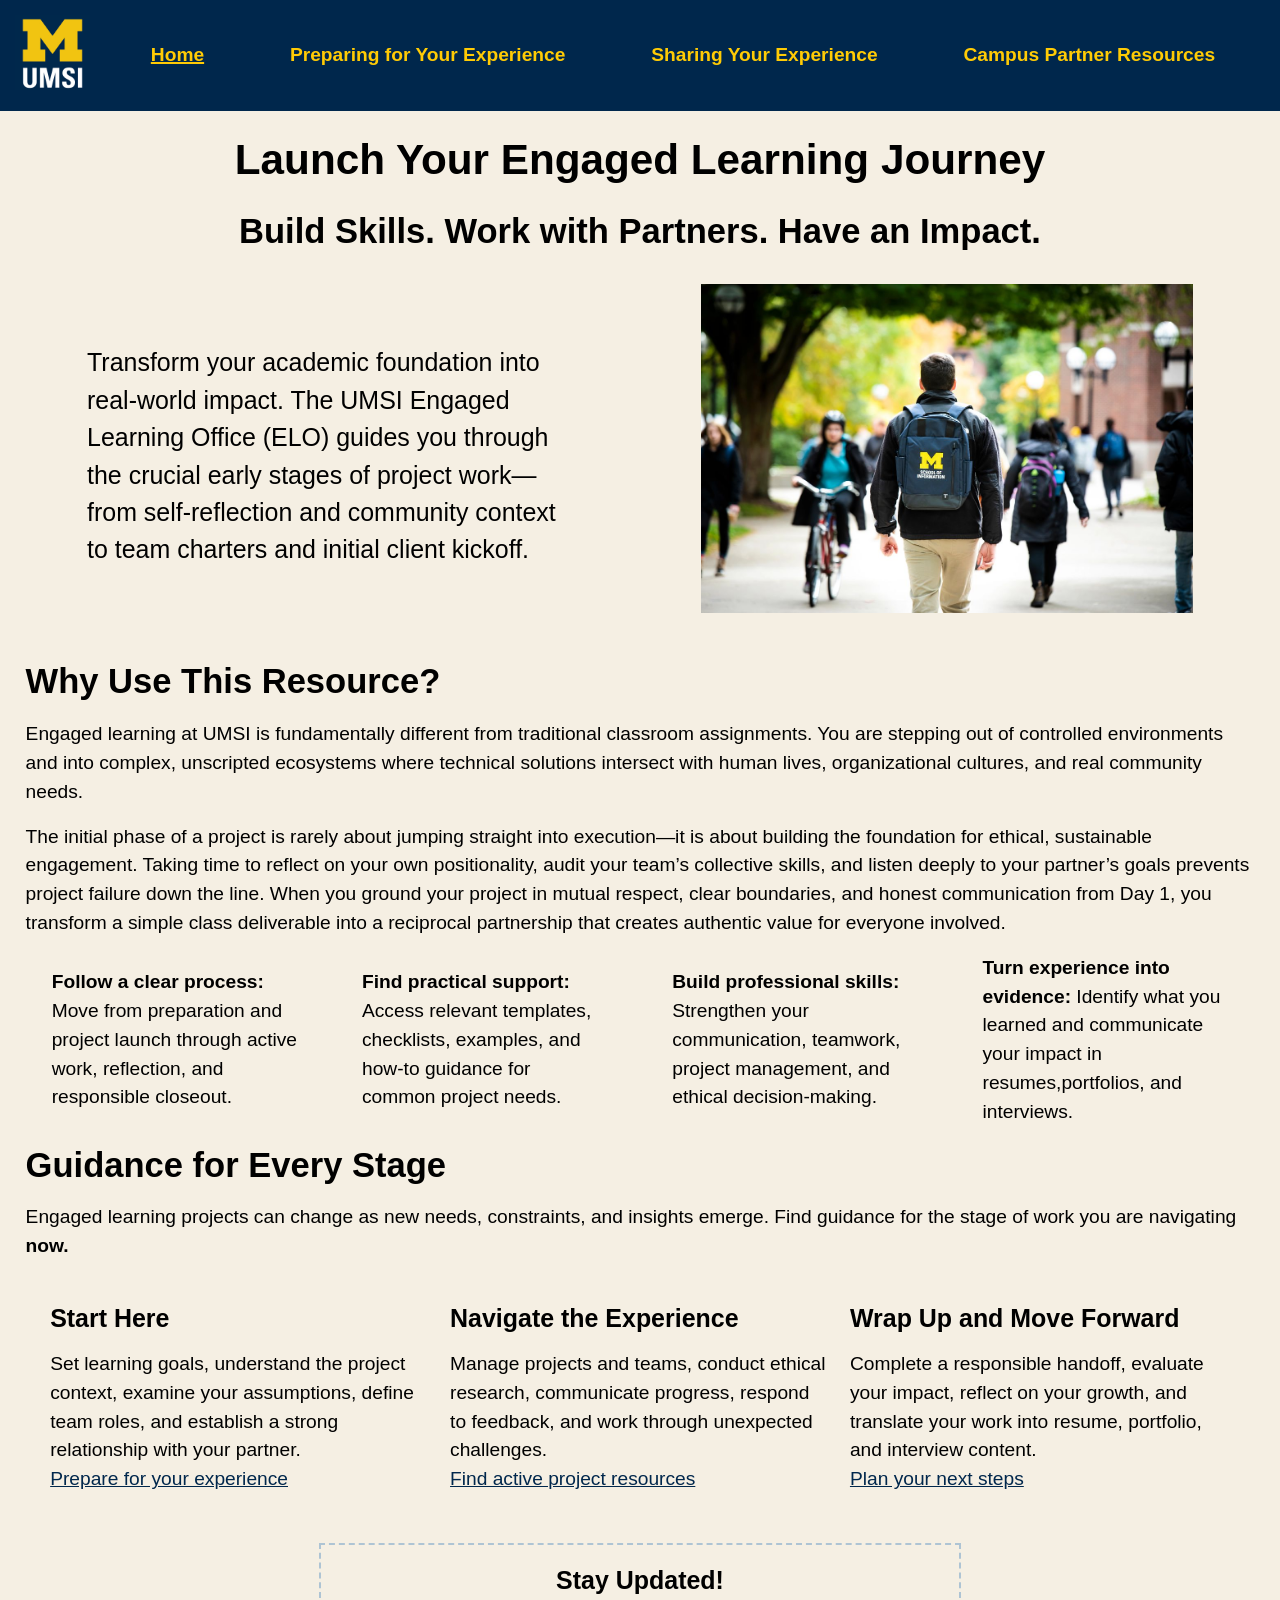
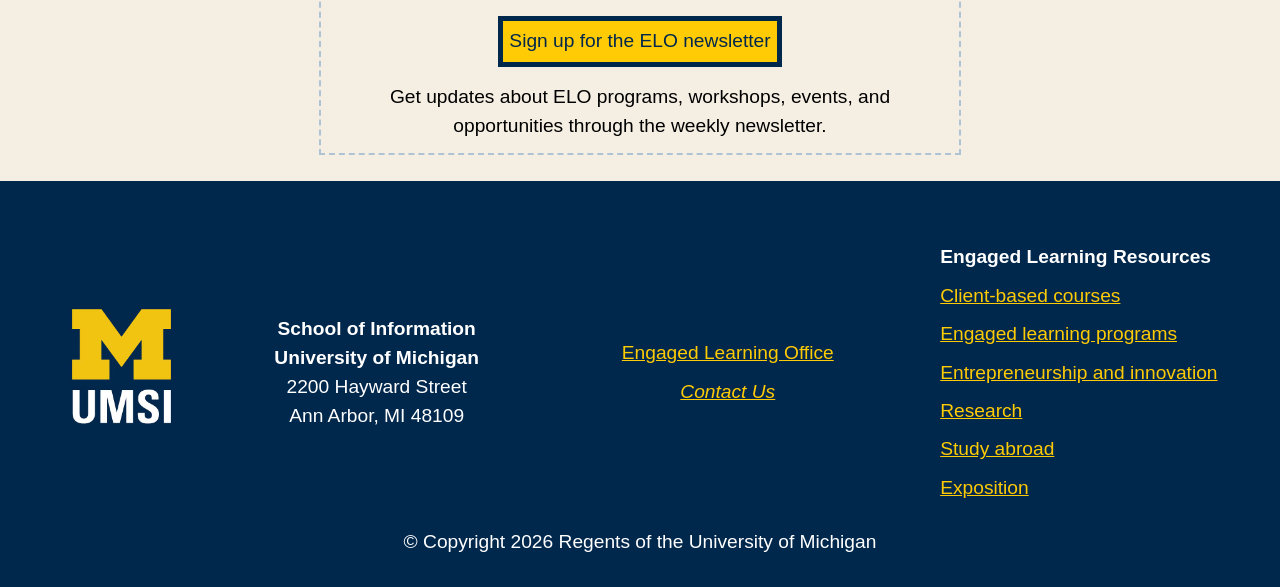
<file: index.html>
<!DOCTYPE html>
<html lang="en">
<head>
    <meta charset="UTF-8">
    <meta name="viewport" content="width=device-width, initial-scale=1.0">
    <title>Engaged Learning Resources | UMSI</title>
    <link rel="stylesheet" href="css/html5reset.css">
    <link rel="stylesheet" href="css/style.css">
</head>
<body>
    <header>
      <a href = "#main" class="skip">Skip to Main Content</a>
        <nav>
          <img class="logo" src="images/UMSI_signature_vertical_informal_solidblue.jpg" alt="UMSI Logo">
            <ul>
                <li class="active"><a href = "index.html">Home</a></li>
                <li><a href = "prep.html">Preparing for Your Experience</a></li>
                <li><a href = "experience.html">Sharing Your Experience</a></li>
                <li><a href = "partner.html">Campus Partner Resources</a></li>
            </ul>
        </nav>
    <h1>Launch Your Engaged Learning Journey</h1>
    </header>

    <main id="main">
    <section class="overview overview-grid">
      <h2>Build Skills. Work with Partners. Have an Impact.</h2>
      <p>
       Transform your academic foundation into real-world impact. The UMSI Engaged Learning Office (ELO) guides you through the crucial early stages of project work—from self-reflection and community context to team charters and initial client kickoff.
      </p>
      <img src="images/UMSI_CampusFall_UMSIBackpack_02.jpg" alt="A student wears a UMSI backpack in fall on the drag.">
    </section>

<section class="intro">
    <h2>Why Use This Resource?</h2>

    <p>Engaged learning at UMSI is fundamentally different from traditional classroom assignments. You are stepping out of controlled environments and into complex, unscripted ecosystems where technical solutions intersect with human lives, organizational cultures, and real community needs.</p>
    <p>The initial phase of a project is rarely about jumping straight into execution—it is about building the foundation for ethical, sustainable engagement. Taking time to reflect on your own positionality, audit your team’s collective skills, and listen deeply to your partner’s goals prevents project failure down the line. When you ground your project in mutual respect, clear boundaries, and honest communication from Day 1, you transform a simple class deliverable into a reciprocal partnership that creates authentic value for everyone involved.</p>
    <ul>
        <li><strong>Follow a clear process:</strong> Move from preparation and project launch through active work, reflection, and responsible closeout.</li>
        <li><strong>Find practical support:</strong> Access relevant templates, checklists, examples, and how-to guidance for common project needs.</li>
        <li><strong>Build professional skills:</strong> Strengthen your communication, teamwork, project management, and ethical decision-making.</li>
        <li><strong>Turn experience into evidence:</strong> Identify what you learned and communicate your impact in resumes,portfolios, and interviews.</li>
    </ul>
</section>

 <section>
    <h2>Guidance for Every Stage</h2>
    <p>Engaged learning projects can change as new needs, constraints, and insights emerge. Find guidance for the stage of work you are navigating <strong>now.</strong></p>
    <div class="container article-container">
    <article class="item1">
      <h3>Start Here</h3>
      <p>Set learning goals, understand the project context, examine your assumptions, define team roles, and establish a strong relationship with your partner.</p>
      <a href="prep.html">Prepare for your experience</a>
    </article>

    <article class="item2">
      <h3>Navigate the Experience</h3>
      <p>Manage projects and teams, conduct ethical research, communicate progress, respond to feedback, and work through unexpected challenges.</p>
      <a href="experience.html">Find active project resources</a>
    </article>

    <article class="item3">
      <h3>Wrap Up and Move Forward</h3>
      <p>Complete a responsible handoff, evaluate your impact, reflect on your growth, and translate your work into resume, portfolio, and interview content.</p>
      <a href="partner.html">Plan your next steps</a>
    </article>
    </div>
  </section>

  <aside>
    <div>
      <h3>Stay Updated!</h3>
      <a href="https://umsi.info/elo-newsletter"> Sign up for the ELO newsletter</a>
    </div>
    <p>Get updates about ELO programs, workshops, events, and opportunities through the weekly newsletter.</p>
    </aside>

        <!-- Content taken & modified from UMGPT with the prompt, "Write me a webpage of intro content to help meet the following requirements - this is for the home page": and then pasted in the client objectives & project requirements"
        UMGPT. (2026). UMGPT ( GPT-5.6 Sol September 7th version) [Large language model]. -->
    </main>

    <footer>
      <div class="footer-container">
        <img class="footer-logo" src="images/UMSI_signature_vertical_informal_solidblue.jpg" alt="UMSI Logo">
        
        <div class="footer-address">
          <b>School of Information</b><br/>
          <b>University of Michigan</b><br/>
          2200 Hayward Street<br/>
          Ann Arbor, MI 48109<br/>
        </div>

        <div class="footer-contact">
          <p><a href="https://www.si.umich.edu/programs/engaged-learning/about-engaged-learning-office">Engaged Learning Office </a></p>
          <address>
            <a href="mailto:umsi.engagement@umich.edu">Contact Us</a>
          </address>
        </div>

        

        <div class="footer-resources">
          <p><strong>Engaged Learning Resources</strong></p>
          <p><a href="https://www.si.umich.edu/student-experience/engaged-learning/course-based-opportunities">Client-based courses</a></p>
          <p><a href="https://www.si.umich.edu/programs/engaged-learning/engaged-learning-programs">Engaged learning programs</a></p>
          <p><a href="https://www.si.umich.edu/student-experience/engaged-learning/entrepreneurship-and-innovation-opportunities">Entrepreneurship and innovation</a></p>
          <p><a href="https://www.si.umich.edu/research/student-research-opportunities">Research</a></p>
          <p><a href="https://www.si.umich.edu/student-experience/study-abroad">Study abroad</a></p>
          <p><a href="https://www.si.umich.edu/student-experience/engaged-learning/exposition">Exposition</a></p>
        </div>
      </div>
     <div class="copyright">
        <p>&copy; Copyright <span id="year"></span> Regents of the University of Michigan</p>
    </div>
    </footer>

    <script>
      document.getElementById("year").innerHTML = new Date().getFullYear();
    </script>
</body>
</html>
</file>
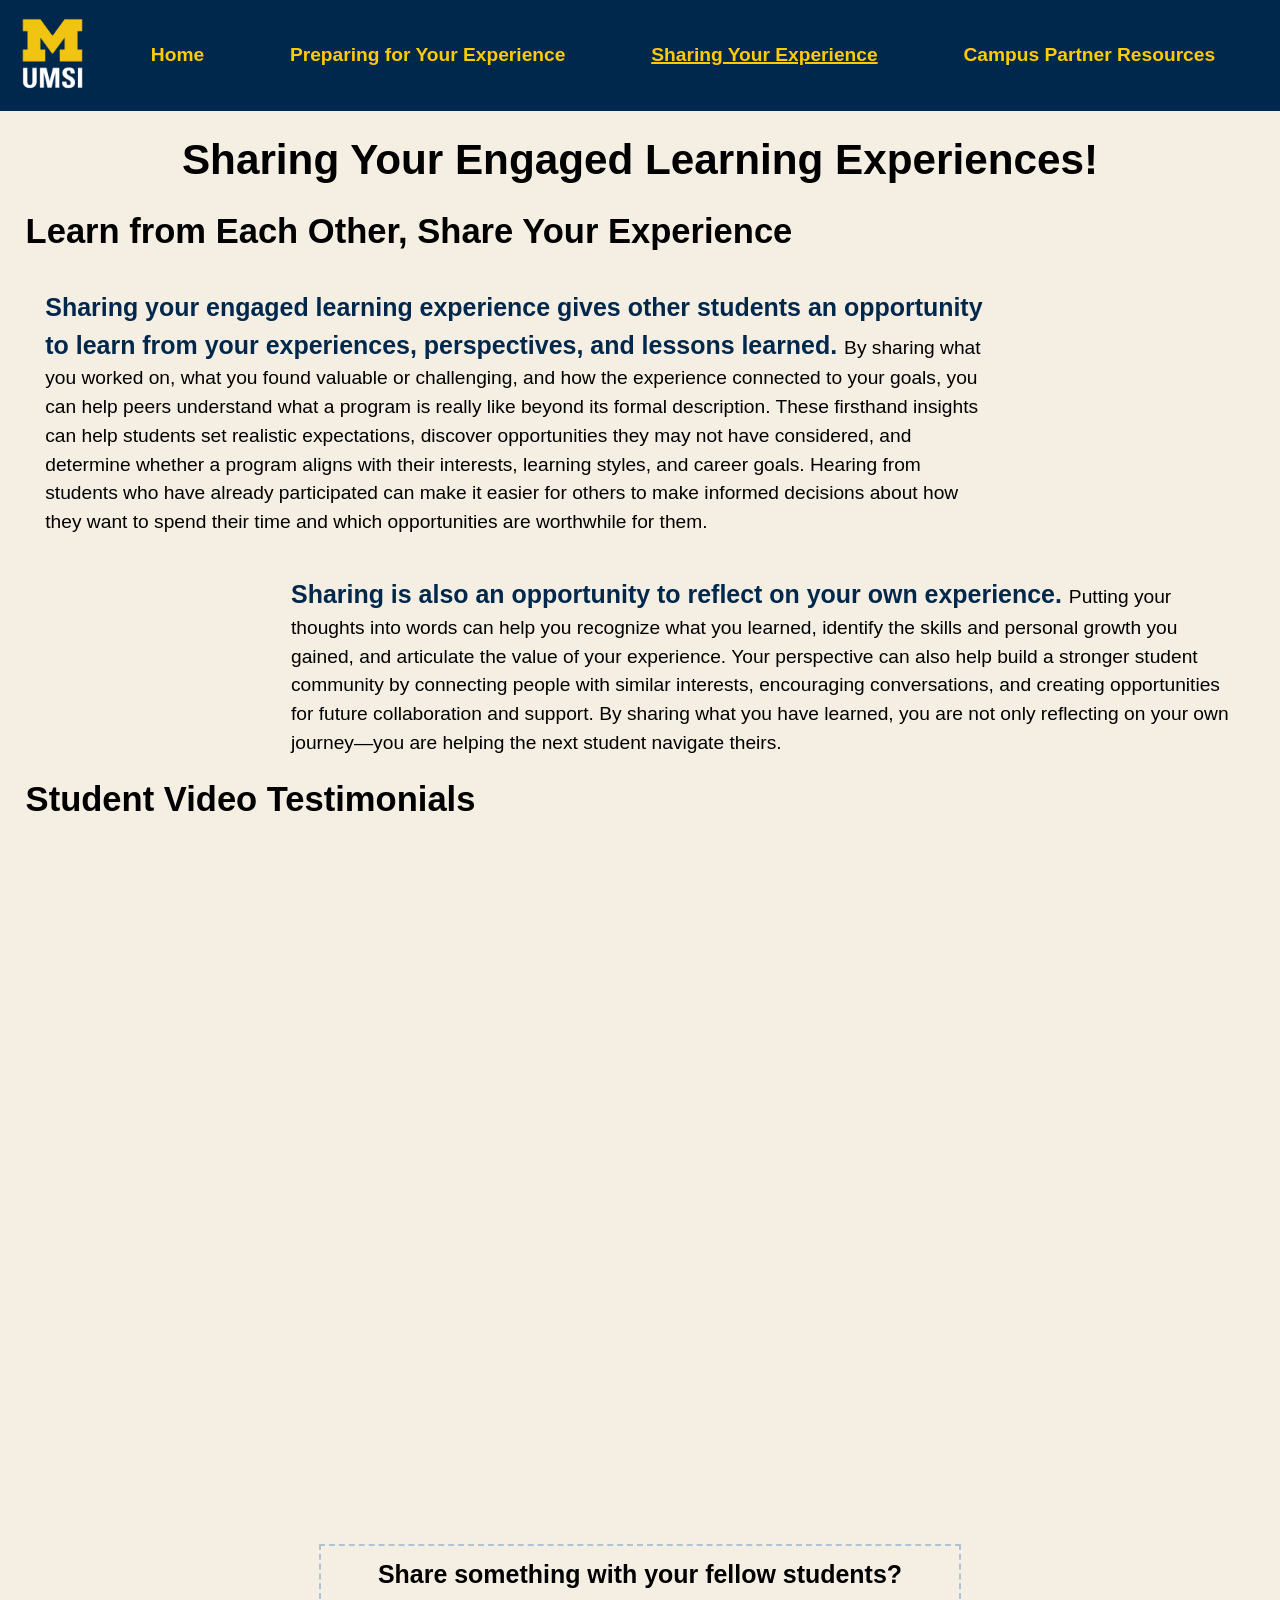
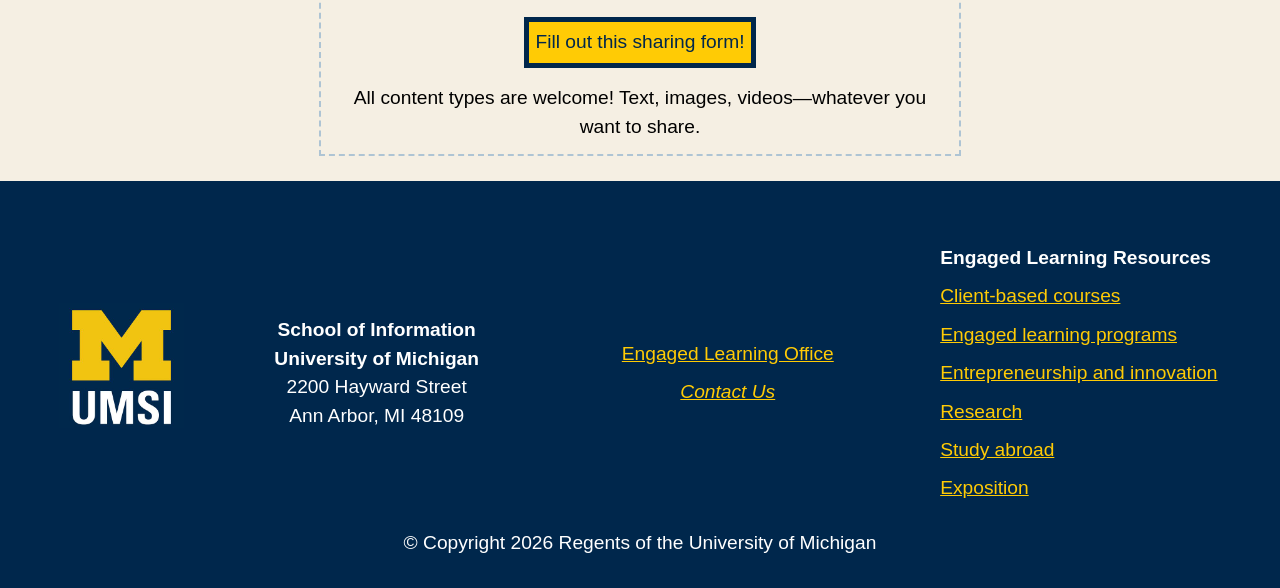
<file: experience.html>
<!DOCTYPE html>
<html lang="en">
<head>
    <meta charset="UTF-8">
    <meta name="viewport" content="width=device-width, initial-scale=1.0">
    <title>Sharing Your Experiences | UMSI</title>
    <link rel="stylesheet" href="css/html5reset.css">
    <link rel="stylesheet" href="css/style.css">
</head>
<body>
    <header>
    <a href = "#main" class="skip">Skip to Main Content</a>
        <nav>
            <img class="logo" src="images/UMSI_signature_vertical_informal_solidblue.jpg" alt="UMSI Logo">
            <ul>
                <li><a href = "index.html">Home</a></li>
                <li><a href = "prep.html">Preparing for Your Experience</a></li>
                <li class="active"><a href = "experience.html">Sharing Your Experience</a></li>
                <li><a href = "partner.html">Campus Partner Resources</a></li>
            </ul>
        </nav>
    <h1>Sharing Your Engaged Learning Experiences!</h1>
    </header>

    <main id="main">
        <!-- Content taken & modified from GPT with the prompt, "can you generate a paragraph of text to motivate students to share engaged learning experience to other students? for example, sharing is designed for students to learn from each other and gain insights, also help students see whether this program is beneficial and worthwhile for them. can you think of other points as well? can you make it two paragraphs and have a title for this section?"
        GPT. (2026). GPT ( GPT-5.6 Luna September 15th version) [Large language model]. -->
        <section class="overview experience">
            <h2>Learn from Each Other, Share Your Experience</h2>
            <p><span class="first-sentence">Sharing your engaged learning experience gives other students an opportunity to learn from your experiences, perspectives, and lessons learned. </span>By sharing what you worked on, what you found valuable or challenging, and how the experience connected to your goals, you can help peers understand what a program is really like beyond its formal description. These firsthand insights can help students set realistic expectations, discover opportunities they may not have considered, and determine whether a program aligns with their interests, learning styles, and career goals. Hearing from students who have already participated can make it easier for others to make informed decisions about how they want to spend their time and which opportunities are worthwhile for them.
            </p>
            <p><span class="first-sentence">Sharing is also an opportunity to reflect on your own experience. </span>Putting your thoughts into words can help you recognize what you learned, identify the skills and personal growth you gained, and articulate the value of your experience. Your perspective can also help build a stronger student community by connecting people with similar interests, encouraging conversations, and creating opportunities for future collaboration and support. By sharing what you have learned, you are not only reflecting on your own journey—you are helping the next student navigate theirs.
            </p>
        </section>

        <h2>Student Video Testimonials</h2>
        <section class="video-container">
        <iframe width="560" height="315" src="https://www.youtube.com/embed/81ZO9RfIJEQ?si=bVMwrWR-rW7sCfOL" title="YouTube video player" frameborder="0" allow="accelerometer; autoplay; clipboard-write; encrypted-media; gyroscope; picture-in-picture; web-share" referrerpolicy="strict-origin-when-cross-origin" allowfullscreen></iframe>
        <iframe width="560" height="315" src="https://www.youtube.com/embed/3o36y-iaPmk?si=sIiFlRMy4ILzxAGG" title="YouTube video player" frameborder="0" allow="accelerometer; autoplay; clipboard-write; encrypted-media; gyroscope; picture-in-picture; web-share" referrerpolicy="strict-origin-when-cross-origin" allowfullscreen></iframe>
        <iframe width="560" height="315" src="https://www.youtube.com/embed/FbT3GnlnB2o?si=-BqixgegJuvFlnyn" title="YouTube video player" frameborder="0" allow="accelerometer; autoplay; clipboard-write; encrypted-media; gyroscope; picture-in-picture; web-share" referrerpolicy="strict-origin-when-cross-origin" allowfullscreen></iframe>
        <iframe width="560" height="315" src="https://www.youtube.com/embed/MXE9gYvQIAM?si=QglwQ38EmUaScqRk" title="YouTube video player" frameborder="0" allow="accelerometer; autoplay; clipboard-write; encrypted-media; gyroscope; picture-in-picture; web-share" referrerpolicy="strict-origin-when-cross-origin" allowfullscreen></iframe>
        </section>


    <aside>
        <h3> Share something with your fellow students?</h3>
        <div>
            <a href="form.html">Fill out this sharing form!</a>
        </div>
        <p>All content types are welcome! Text, images, videos—whatever you want to share.</p>
    </aside>
    </main>

    <footer>
      <div class="footer-container">
        <img class="footer-logo" src="images/UMSI_signature_vertical_informal_solidblue.jpg" alt="UMSI Logo">
        
        <div class="footer-address">
          <b>School of Information</b><br/>
          <b>University of Michigan</b><br/>
          2200 Hayward Street<br/>
          Ann Arbor, MI 48109<br/>
        </div>

        <div class="footer-contact">
          <p><a href="https://www.si.umich.edu/programs/engaged-learning/about-engaged-learning-office">Engaged Learning Office </a></p>
          <address>
            <a href="mailto:umsi.engagement@umich.edu">Contact Us</a>
          </address>
        </div>

        

        <div class="footer-resources">
          <p><strong>Engaged Learning Resources</strong></p>
          <p><a href="https://www.si.umich.edu/student-experience/engaged-learning/course-based-opportunities">Client-based courses</a></p>
          <p><a href="https://www.si.umich.edu/programs/engaged-learning/engaged-learning-programs">Engaged learning programs</a></p>
          <p><a href="https://www.si.umich.edu/student-experience/engaged-learning/entrepreneurship-and-innovation-opportunities">Entrepreneurship and innovation</a></p>
          <p><a href="https://www.si.umich.edu/research/student-research-opportunities">Research</a></p>
          <p><a href="https://www.si.umich.edu/student-experience/study-abroad">Study abroad</a></p>
          <p><a href="https://www.si.umich.edu/student-experience/engaged-learning/exposition">Exposition</a></p>
        </div>
      </div>
    <div class="copyright">
        <p>&copy; Copyright <span id="year"></span> Regents of the University of Michigan</p>
    </div>
    </footer>

    <script>
      document.getElementById("year").innerHTML = new Date().getFullYear();
    </script>
</body>
</html>
</file>
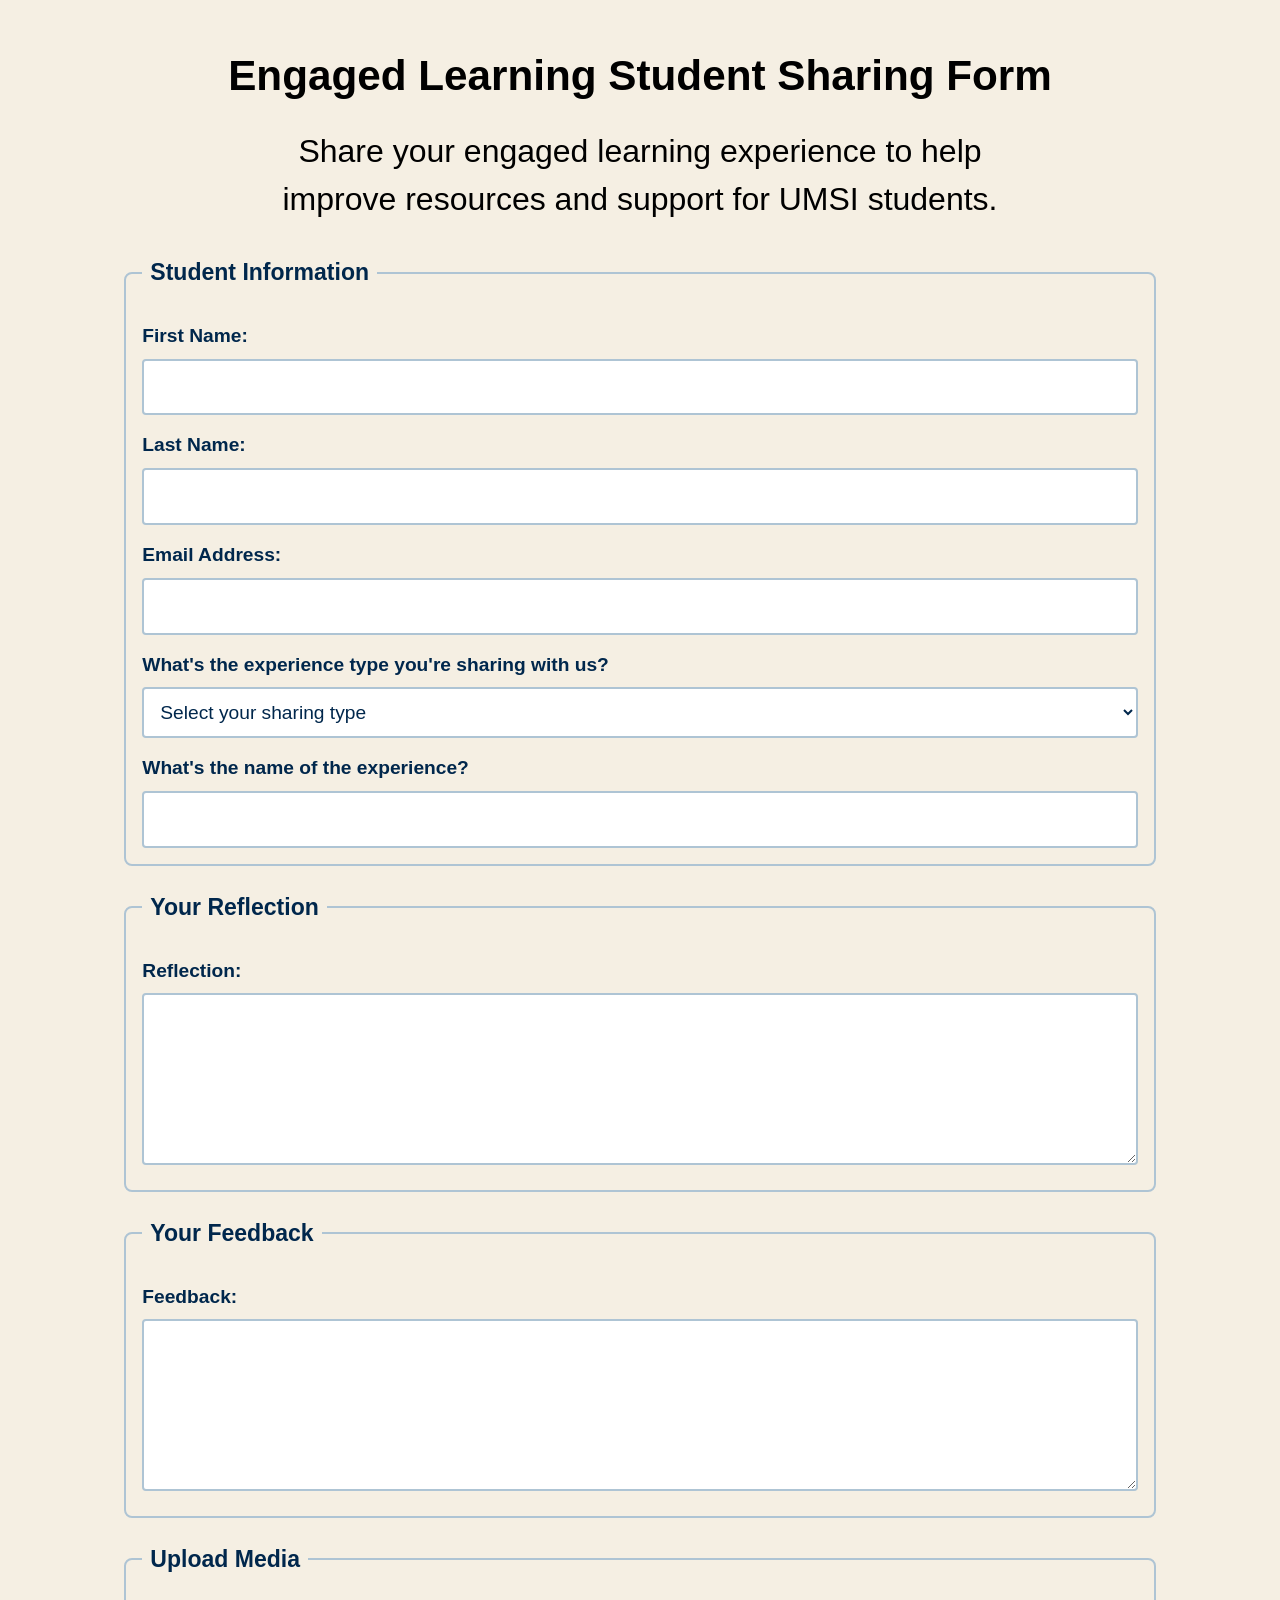
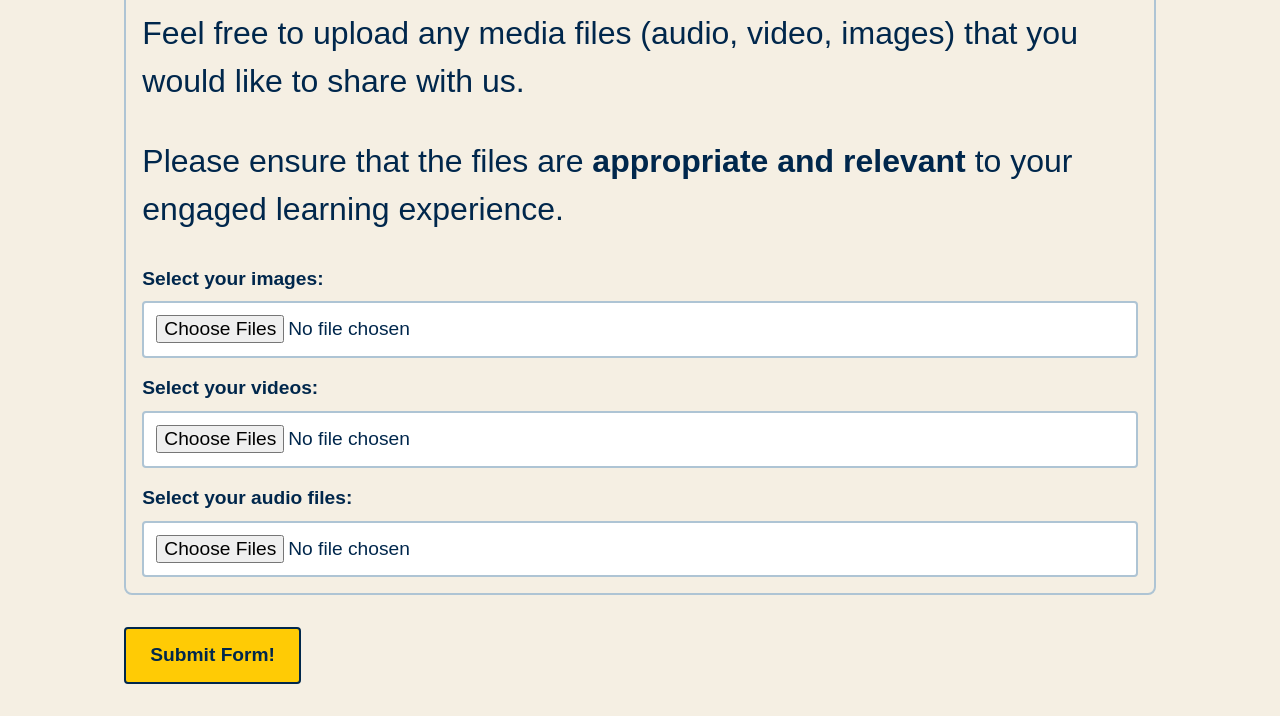
<file: form.html>
<!DOCTYPE html>
<html lang="en">

<head>
    <meta charset="UTF-8">
    <meta name="viewport" content="width=device-width, initial-scale=1.0">
    <title>Engaged Learning Student Feedback</title>
    <link rel="stylesheet" href="css/style.css">
</head>

<body>
    <main>
        <h1>Engaged Learning Student Sharing Form</h1>

        <p class="form-intro">
            Share your engaged learning experience to help improve resources and support for UMSI students.
        </p>
 
        <!-- Uncomment the line below and connect to Formspree -->
        <form action="https://formspree.io/f/mgakyqrp"
        method="POST">

        <fieldset>
            <legend>Student Information</legend>

            <label for="first-name" required>First Name:</label>
            <input type="text" id="first-name" name="first-name" required>

            <label for="last-name" required>Last Name:</label>
            <input type="text" id="last-name" name="last-name" required>

            <label for="email" required>Email Address:</label>
            <input type="email" id="email" name="email" required>
            
            <label for="experience-type" required>What's the experience type you're sharing with us?</label>
            <select id="experience-type" name="experience-type" required>
                <option value="">Select your sharing type</option>
                <option value="Course">Course</option>
                <option value="Program">Program</option>
                <option value="Research">Research</option>
                <option value="Partner">Partner</option>
                <option value="Other">Other</option>
            </select>

            <label for="experience-name" required>What's the name of the experience?</label>
            <input type="text" id="experience-name" name="experience-name" required>
        </fieldset>

        <fieldset>
            <legend>Your Reflection</legend>

            <label for="reflection">Reflection:</label>
            <textarea name="reflection" id="reflection" rows="5" required></textarea>

        </fieldset>
 
        <fieldset>
            <legend>Your Feedback</legend>

            <label for="feedback">Feedback:</label>
            <textarea name="feedback" id="feedback" rows="5"></textarea>

        </fieldset>

        <fieldset>
        <legend>Upload Media</legend>
        <p>Feel free to upload any media files (audio, video, images) that you would like to share with us.</p> 
        <p>Please ensure that the files are <strong>appropriate and relevant</strong> to your engaged learning experience.</p>
        <label for="imageFile">Select your images:</label>
        <input type="file" id="imageFile" accept="image/*" multiple />

        <label for="videoFile">Select your videos:</label>
        <input type="file" id="videoFile" accept="video/*" multiple />

        <label for="soundFile">Select your audio files:</label>
        <input type="file" id="soundFile" accept="audio/*" multiple />

        </fieldset>
        <input type="submit" value="Submit Form!">

        </form>
    </main>
</body>

</html>
</file>
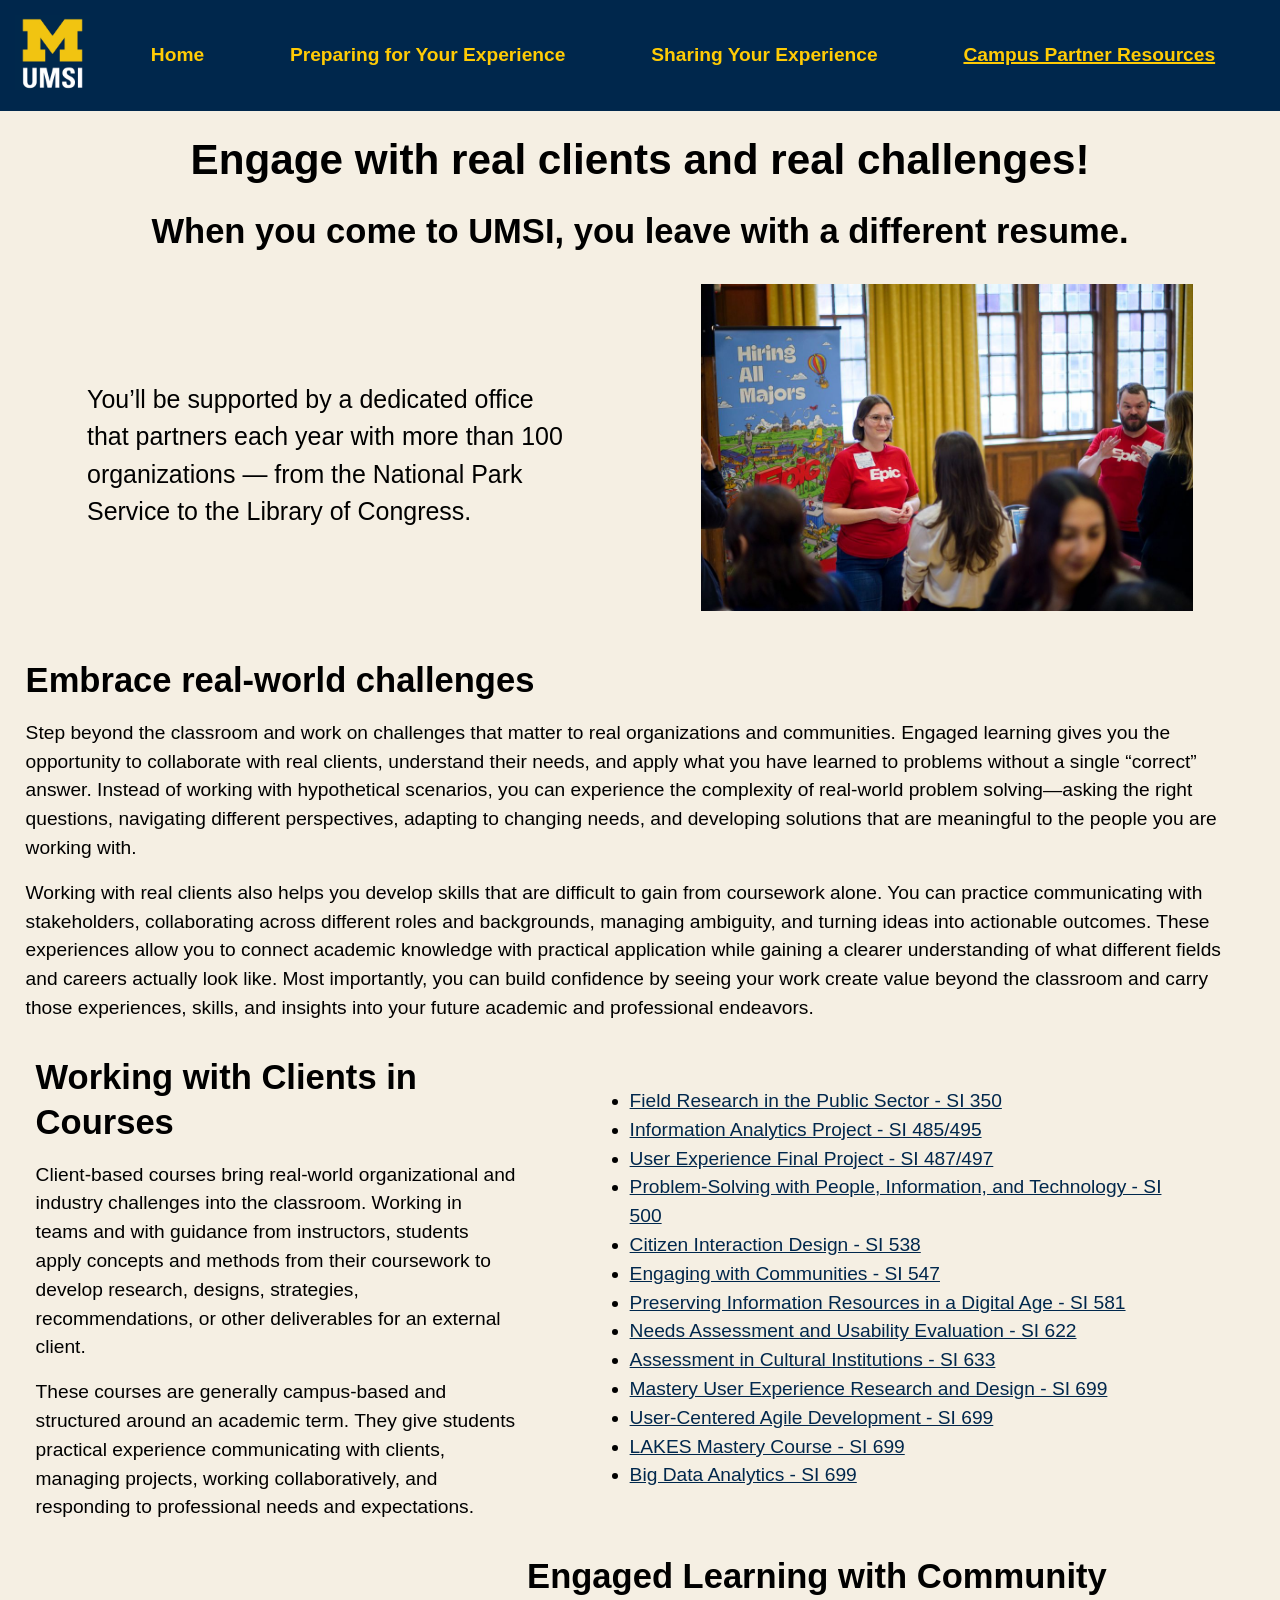
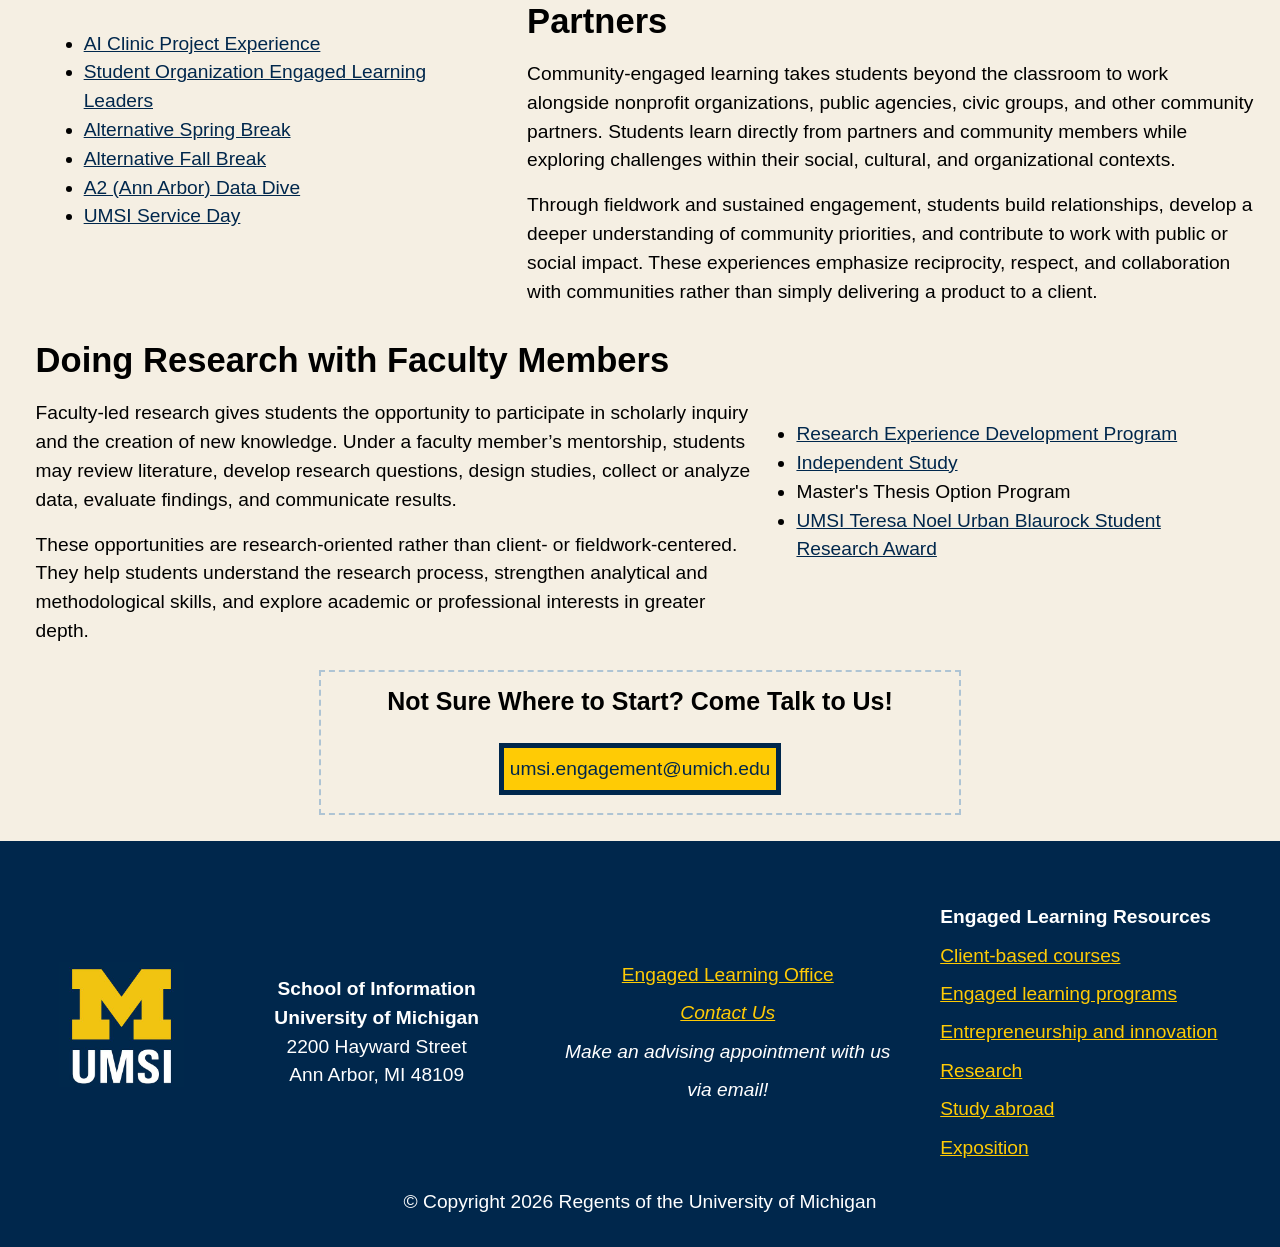
<file: partner.html>
<!DOCTYPE html>
<html lang="en">
<head>
    <meta charset="UTF-8">
    <meta name="viewport" content="width=device-width, initial-scale=1.0">
    <title>Engaged Learning Client Resources | UMSI</title>
    <link rel="stylesheet" href="css/html5reset.css">
    <link rel="stylesheet" href="css/style.css">
</head>
<body>
    <header>
    <a href = "#main" class="skip">Skip to Main Content</a>
        <nav>
            <img class="logo" src="images/UMSI_signature_vertical_informal_solidblue.jpg" alt="UMSI Logo">
            <ul>
                <li><a href = "index.html">Home</a></li>
                <li><a href = "prep.html">Preparing for Your Experience</a></li>
                <li><a href = "experience.html">Sharing Your Experience</a></li>
                <li class="active"><a href = "partner.html">Campus Partner Resources</a></li>
            </ul>
        </nav>
    <h1>Engage with real clients and real challenges!</h1>
    </header>

    <main id="main">
        <section class="overview overview-grid">
            <h2>When you come to UMSI, you leave with a different resume.</h2>
            <p> You’ll be supported by a dedicated office that partners each year with more than 100 organizations — from the National Park Service to the Library of Congress.</p>
            <img src="images/UMSI_CareerFair_02062025_04.jpg" alt="Students and employers gather in a large event hall.">
        </section>

        <section class="intro">
            <!-- Content taken & modified from GPT with the prompt, "can you also write a section about Engage with real clients and real challenges？ 2 paragraphs"
            GPT. (2026). GPT ( GPT-5.6 Luna September 16th version) [Large language model]. -->
            <h2>Embrace real-world challenges</h2>
            <p> Step beyond the classroom and work on challenges that matter to real organizations and communities. Engaged learning gives you the opportunity to collaborate with real clients, understand their needs, and apply what you have learned to problems without a single “correct” answer. Instead of working with hypothetical scenarios, you can experience the complexity of real-world problem solving—asking the right questions, navigating different perspectives, adapting to changing needs, and developing solutions that are meaningful to the people you are working with.</p>
            <p>Working with real clients also helps you develop skills that are difficult to gain from coursework alone. You can practice communicating with stakeholders, collaborating across different roles and backgrounds, managing ambiguity, and turning ideas into actionable outcomes. These experiences allow you to connect academic knowledge with practical application while gaining a clearer understanding of what different fields and careers actually look like. Most importantly, you can build confidence by seeing your work create value beyond the classroom and carry those experiences, skills, and insights into your future academic and professional endeavors.</p>
        </section>
        
        <section class="link-container link1">
            <!-- Content taken & modified from UMGPT with the prompt, "i want 1-2 short paragraphs of introductory texts for each of the following sections, client-based courses (on campus, industry experience oriented),  Engaged Learning with Community Partners (go outside to the field), and Doing Research with Faculty Members (research oriented)."
            UMGPT. (2026). UMGPT ( GPT-5.6 Sol October 12th version) [Large language model]. -->
            <div>
            <h2> Working with Clients in Courses</h2>
            <p>Client-based courses bring real-world organizational and industry challenges into the classroom. Working in teams and with guidance from instructors, students apply concepts and methods from their coursework to develop research, designs, strategies, recommendations, or other deliverables for an external client. </p>
            <p>These courses are generally campus-based and structured around an academic term. They give students practical experience communicating with clients, managing projects, working collaboratively, and responding to professional needs and expectations.</p>
            </div>
            <ul>
                <li><a href="https://www.si.umich.edu/host-student-project/civic-engagement/si-350-ux-field-research-public-sector"> Field Research in the Public Sector - SI 350 </a></li>
                <li><a href="https://www.si.umich.edu/host-student-project/data-analysis/si-485-information-analytics-project"> Information Analytics Project - SI 485/495</a></li>
                <li><a href="https://www.si.umich.edu/host-student-project/user-experience-ux/si-487-user-experience-final-project"> User Experience Final Project - SI 487/497</a></li>
                <li><a href="https://www.si.umich.edu/host-student-project/umsi-theme-year/problem-solving-people-information-and-technology-si-500"> Problem-Solving with People, Information, and Technology - SI 500</a></li>
                <li><a href="https://www.si.umich.edu/host-student-project/civic-engagement/si-538-citizen-interaction-design"> Citizen Interaction Design - SI 538</a></li>
                <li><a href="https://www.si.umich.edu/host-student-project/library-archives-and-digital-curation/si-547-engaging-communities"> Engaging with Communities - SI 547</a></li>
                
                <li><a href="https://www.si.umich.edu/host-student-project/library-archives-and-digital-curation/preserving-information-resources-digital"> Preserving Information Resources in a Digital Age - SI 581</a></li>
                <li><a href="https://www.si.umich.edu/host-student-project/user-experience-ux/si-622-needs-assessment-and-usability-evaluation"> Needs Assessment and Usability Evaluation - SI 622</a></li>
                <li><a href="https://www.si.umich.edu/host-student-project/library-archives-and-digital-curation/si-633-assessment-cultural-institutions"> Assessment in Cultural Institutions - SI 633</a></li>
                <li><a href="https://www.si.umich.edu/host-student-project/user-experience-ux/si-699-mastery-user-experience-research-and-design"> Mastery User Experience Research and Design - SI 699</a></li>
                <li><a href="https://www.si.umich.edu/host-student-project/user-experience-ux/si-699-user-centered-agile-development"> User-Centered Agile Development - SI 699</a></li>
                <li><a href="https://www.si.umich.edu/host-student-project/library-archives-and-digital-curation/si-699-special-projects-librarianship"> LAKES Mastery Course - SI 699</a></li>
                <li><a href="https://www.si.umich.edu/host-student-project/data-analysis/big-data-analytics-si-699"> Big Data Analytics - SI 699</a></li>
            </ul>
        </section>

        <section class="link-container link2">
            <!-- Content taken & modified from UMGPT with the prompt, "i want 1-2 short paragraphs of introductory texts for each of the following sections, client-based courses (on campus, industry experience oriented),  Engaged Learning with Community Partners (go outside to the field), and Doing Research with Faculty Members (research oriented)."
            UMGPT. (2026). UMGPT ( GPT-5.6 Sol October 12th version) [Large language model]. -->
            <div>
            <h2> Engaged Learning with Community Partners </h2>
            <p>Community-engaged learning takes students beyond the classroom to work alongside nonprofit organizations, public agencies, civic groups, and other community partners. Students learn directly from partners and community members while exploring challenges within their social, cultural, and organizational contexts.</p>
            <p>Through fieldwork and sustained engagement, students build relationships, develop a deeper understanding of community priorities, and contribute to work with public or social impact. These experiences emphasize reciprocity, respect, and collaboration with communities rather than simply delivering a product to a client.</p>
            </div>
            <ul>
                <li> <a href="https://mcompass.umich.edu/_portal/tds-program-brochure?programid=12810">AI Clinic Project Experience</a></li>
                <li> <a href="https://mcompass.umich.edu/_portal/tds-program-brochure?programid=12294">Student Organization Engaged Learning Leaders</a></li>
                <li> <a href="https://mcompass.umich.edu/_portal/tds-program-brochure?programid=10621">Alternative Spring Break</a> </li>
                <li> <a href="http://umsi.info/mcompass.afb">Alternative Fall Break</a> </li>
                <li> <a href="https://www.si.umich.edu/about-umsi/events/a2-data-dive-campaign-finance-transparency-michigan">A2 (Ann Arbor) Data Dive</a></li>
                <li> <a href="https://umsi.info/mcompass.serviceday">UMSI Service Day</a></li>
            </ul>
        </section>

        <section class="link-container link3">
            <!-- Content taken & modified from UMGPT with the prompt, "i want 1-2 short paragraphs of introductory texts for each of the following sections, client-based courses (on campus, industry experience oriented),  Engaged Learning with Community Partners (go outside to the field), and Doing Research with Faculty Members (research oriented)."
            UMGPT. (2026). UMGPT ( GPT-5.6 Sol October 12th version) [Large language model]. -->
            <div>
            <h2>Doing Research with Faculty Members</h2>
            <p>Faculty-led research gives students the opportunity to participate in scholarly inquiry and the creation of new knowledge. Under a faculty member’s mentorship, students may review literature, develop research questions, design studies, collect or analyze data, evaluate findings, and communicate results.</p>
            <p>These opportunities are research-oriented rather than client- or fieldwork-centered. They help students understand the research process, strengthen analytical and methodological skills, and explore academic or professional interests in greater depth.</p>
            </div>
            <ul>
                <li><a href="https://mcompass.umich.edu/_portal/tds-program-brochure?programid=12448">Research Experience Development Program</a></li>
                <li><a href="https://www.si.umich.edu/programs/courses/independent-study-courses">Independent Study</a></li>
                <li>Master's Thesis Option Program</li>
                <li><a href="https://mcompass.umich.edu/_portal/tds-program-brochure?programid=11998">UMSI Teresa Noel Urban Blaurock Student Research Award</a></li>
            </ul>
        </section>
    <aside>
    <h3>Not Sure Where to Start? Come Talk to Us!</h3>
        <div>
        <a href="mailto:umsi.engagement@umich.edu">umsi.engagement@umich.edu</a>
        </div>
    </aside>
    </main>

    <footer>
      <div class="footer-container">
        <img class="footer-logo" src="images/UMSI_signature_vertical_informal_solidblue.jpg" alt="UMSI Logo">
        
        <div class="footer-address">
          <b>School of Information</b><br/>
          <b>University of Michigan</b><br/>
          2200 Hayward Street<br/>
          Ann Arbor, MI 48109<br/>
        </div>

        <div class="footer-contact">
          <p><a href="https://www.si.umich.edu/programs/engaged-learning/about-engaged-learning-office">Engaged Learning Office </a></p>
          <address>
            <a href="mailto:umsi.engagement@umich.edu">Contact Us</a>
            <p>Make an advising appointment with us via email!</p>
          </address>
        </div>

        

        <div class="footer-resources">
          <p><strong>Engaged Learning Resources</strong></p>
          <p><a href="https://www.si.umich.edu/student-experience/engaged-learning/course-based-opportunities">Client-based courses</a></p>
          <p><a href="https://www.si.umich.edu/programs/engaged-learning/engaged-learning-programs">Engaged learning programs</a></p>
          <p><a href="https://www.si.umich.edu/student-experience/engaged-learning/entrepreneurship-and-innovation-opportunities">Entrepreneurship and innovation</a></p>
          <p><a href="https://www.si.umich.edu/research/student-research-opportunities">Research</a></p>
          <p><a href="https://www.si.umich.edu/student-experience/study-abroad">Study abroad</a></p>
          <p><a href="https://www.si.umich.edu/student-experience/engaged-learning/exposition">Exposition</a></p>
        </div>
      </div>
        <div class="copyright">
        <p>&copy; Copyright <span id="year"></span> Regents of the University of Michigan</p>
    </div>
    </footer>

    <script>
      document.getElementById("year").innerHTML = new Date().getFullYear();
    </script>
</body>
</html>
</file>
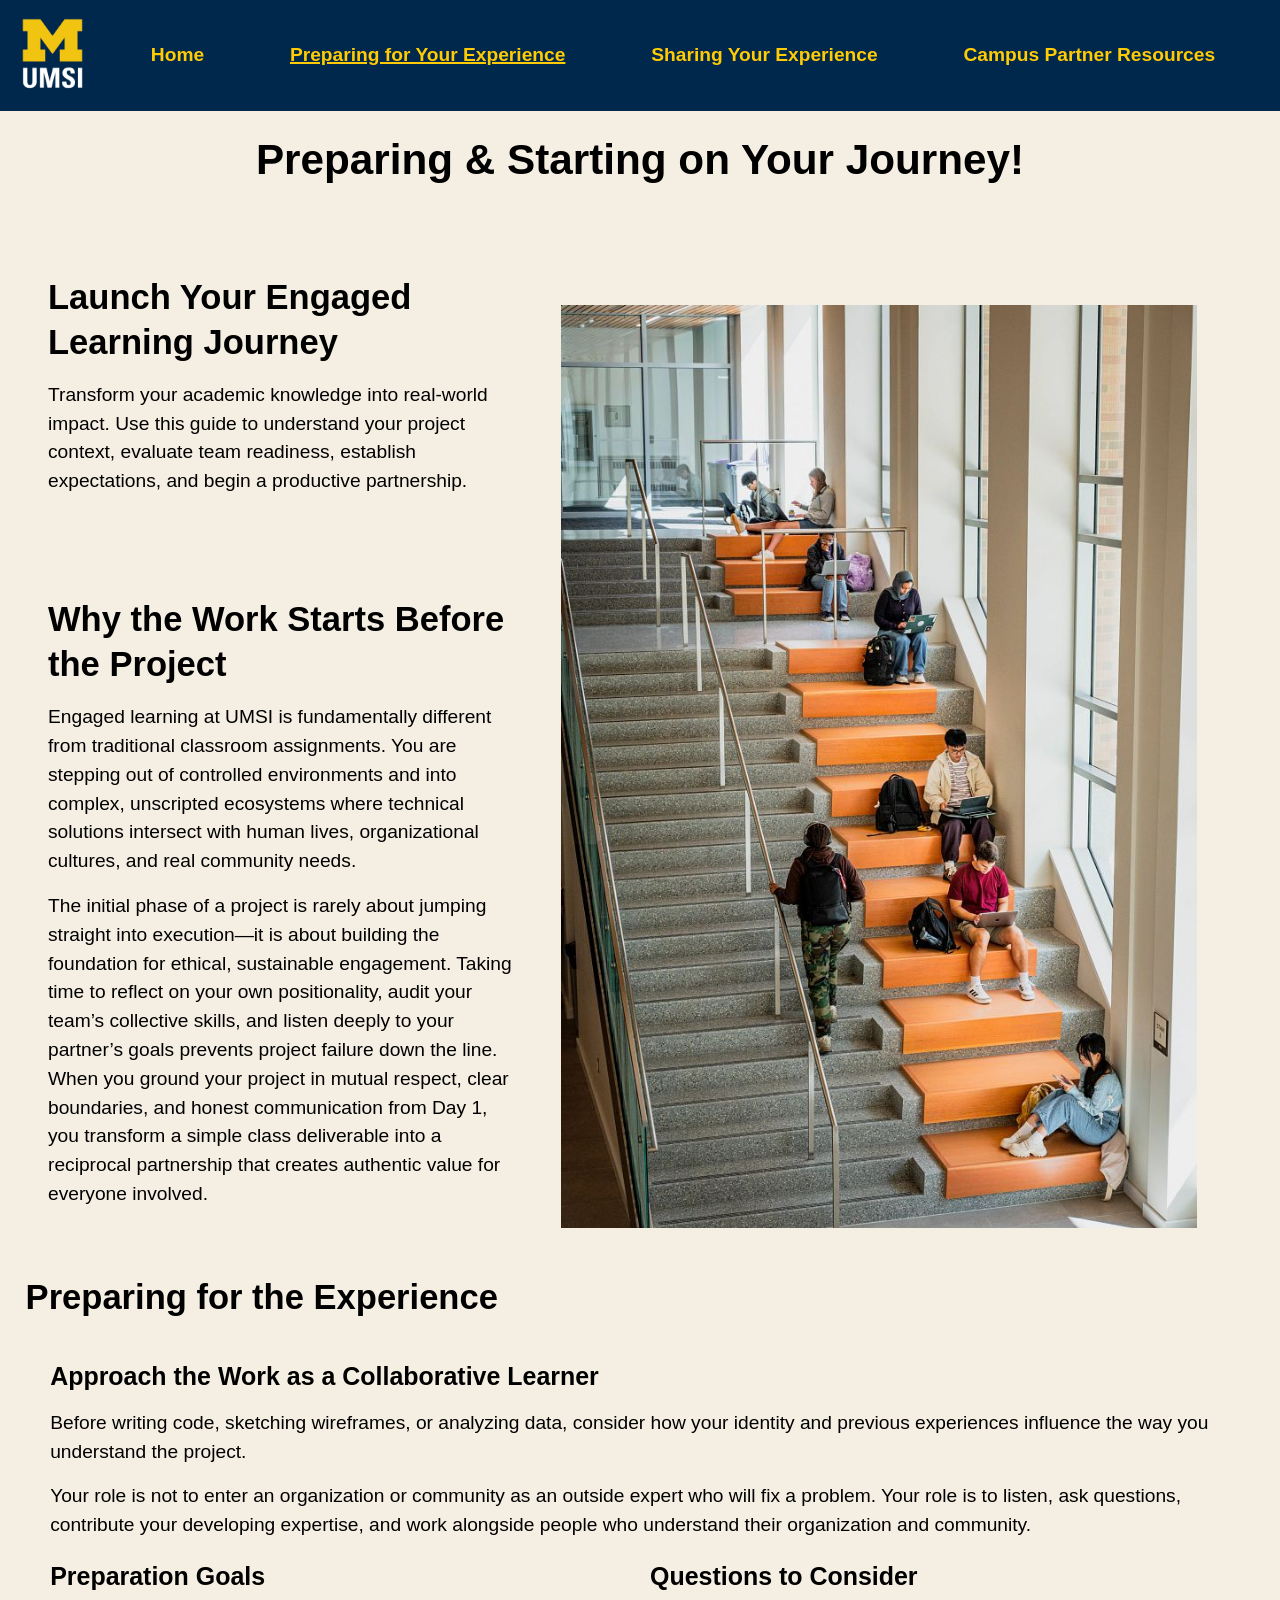
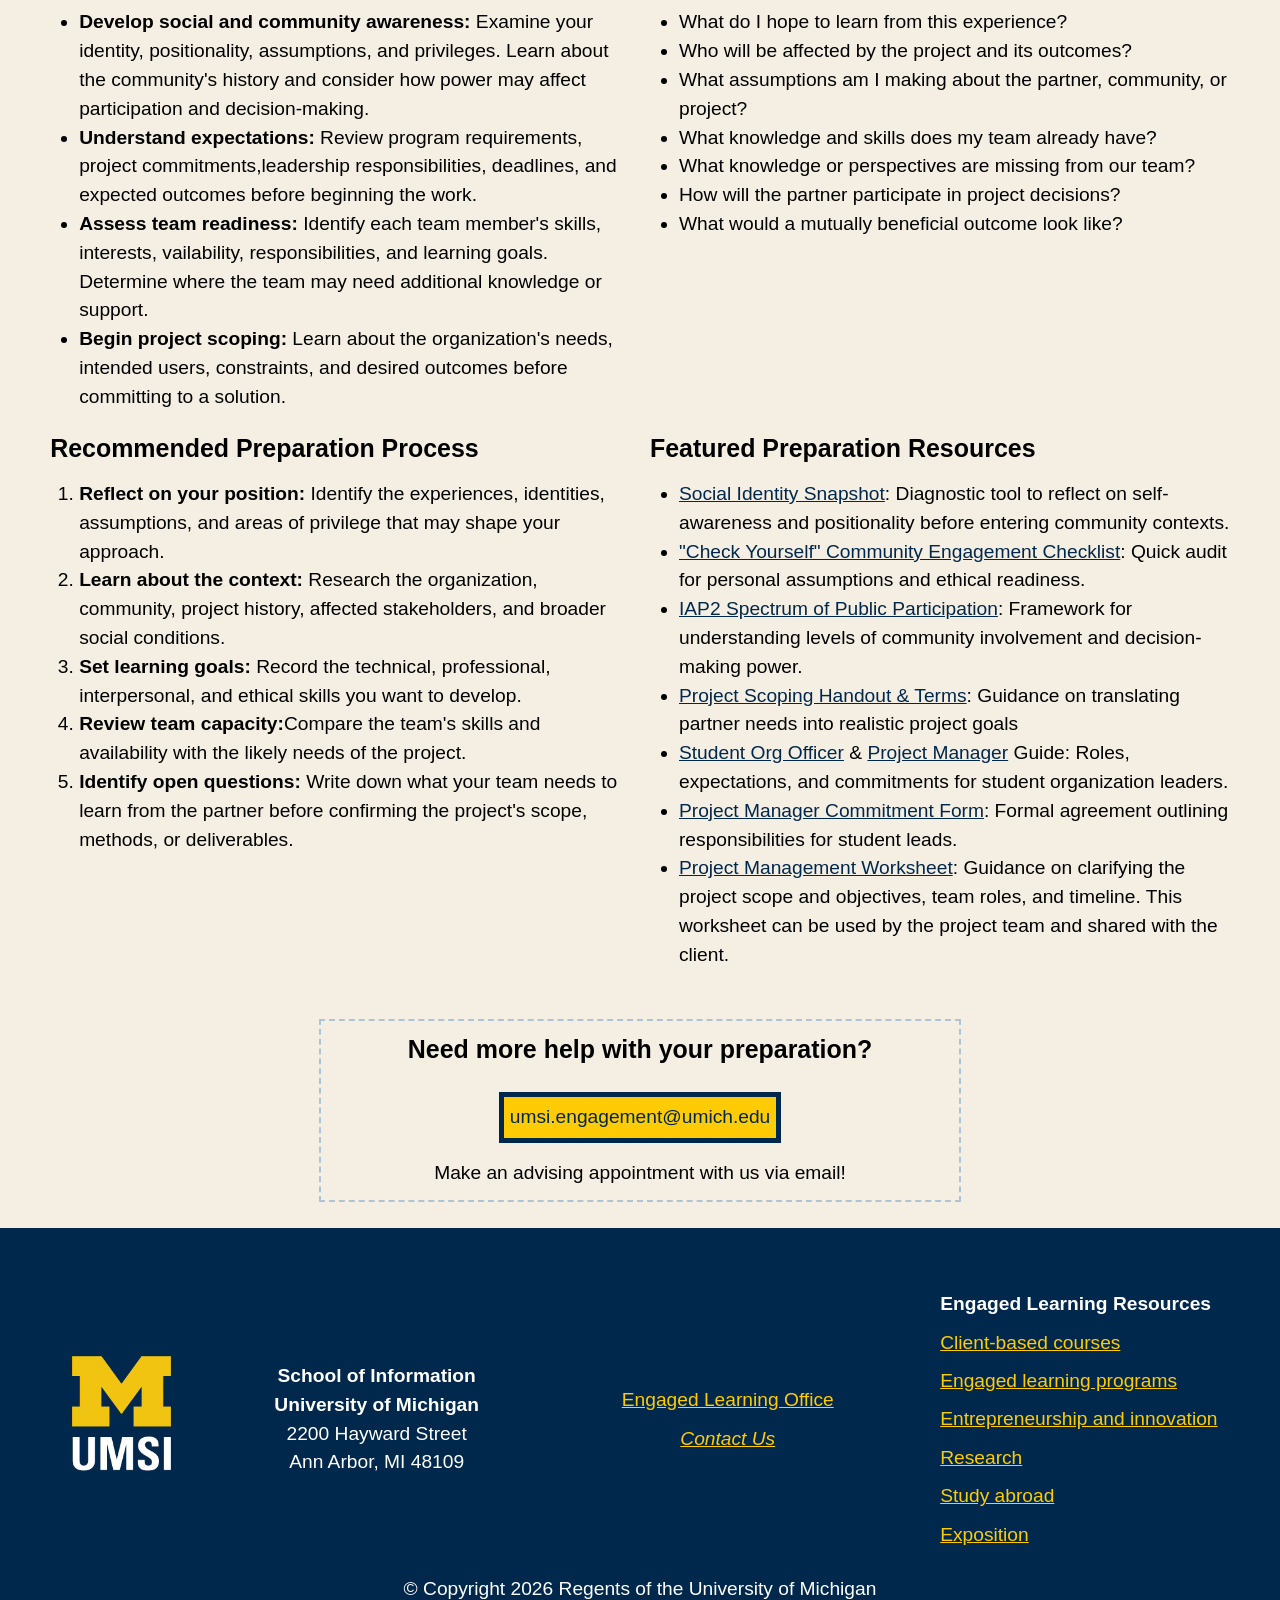
<file: prep.html>
<!DOCTYPE html>
<html lang="en">
<head>
    <meta charset="UTF-8">
    <meta name="viewport" content="width=device-width, initial-scale=1.0">
    <title>Preparing for Your Experiences | UMSI</title>
    <link rel="stylesheet" href="css/html5reset.css">
    <link rel="stylesheet" href="css/style.css">
</head>
<body>
  <header>
  <a href = "#main" class="skip">Skip to Main Content</a>
        <nav>
          <img class="logo" src="images/UMSI_signature_vertical_informal_solidblue.jpg" alt="UMSI Logo">
            <ul>
                <li><a href = "index.html">Home</a></li>
                <li class="active"><a href = "prep.html">Preparing for Your Experience</a></li>
                <li><a href = "experience.html">Sharing Your Experience</a></li>
                <li><a href = "partner.html">Campus Partner Resources</a></li>
            </ul>
        </nav>
    <h1>Preparing & Starting on Your Journey!</h1>
  </header>

<main id="main">
<div class="img-grid">

<section class="overview">
  <h2>Launch Your Engaged Learning Journey</h2>
  <p>Transform your academic knowledge into real-world impact. Use this guide to understand your project context, evaluate team readiness, establish expectations, and begin a productive partnership.</p>
</section>

<div>
  <img src="images/UMSI_LeinweberStairs_082625_02.jpg" alt="Masters students sit, talk and work on computers in common areas of the Leinweber building.">
</div>

<section class="intro">
  <h2>Why the Work Starts Before the Project</h2>
  <p>Engaged learning at UMSI is fundamentally different from traditional classroom assignments. You are stepping out of controlled environments and into complex, unscripted ecosystems where technical solutions intersect with human lives, organizational cultures, and real community needs.</p>
  <p>The initial phase of a project is rarely about jumping straight into execution—it is about building the foundation for ethical, sustainable engagement. Taking time to reflect on your own positionality, audit your team’s collective skills, and listen deeply to your partner’s goals prevents project failure down the line. When you ground your project in mutual respect, clear boundaries, and honest communication from Day 1, you transform a simple class deliverable into a reciprocal partnership that creates authentic value for everyone involved.</p>
</section>
</div>

<section>
  <h2>Preparing for the Experience</h2>
  <div class="container list-container">
  <article class="item1">
    <h3>Approach the Work as a Collaborative Learner</h3>
    <p>Before writing code, sketching wireframes, or analyzing data, consider how your identity and previous experiences influence the way you understand the project.</p>
    <p>Your role is not to enter an organization or community as an outside expert who will fix a problem. Your role is to listen, ask questions, contribute your developing expertise, and work alongside people who understand their organization and community.</p>
  </article>

  <article class="item2">
    <h3>Preparation Goals</h3>
    <ul>
      <li><strong>Develop social and community awareness:</strong> Examine your identity, positionality, assumptions, and privileges. Learn about the community's history and consider how power may affect participation and decision-making.
      </li>
      <li><strong>Understand expectations:</strong> Review program requirements, project commitments,leadership responsibilities, deadlines, and expected outcomes before beginning the work.</li>
      <li><strong>Assess team readiness:</strong> Identify each team member's skills, interests, vailability, responsibilities, and learning goals. Determine where the team may need additional knowledge or support.</li>
      <li><strong>Begin project scoping:</strong> Learn about the organization's needs, intended users, constraints, and desired outcomes before committing to a solution.
      </li>
    </ul>
  </article>

  <article class="item3">
    <h3>Questions to Consider</h3>
    <ul>
      <li>What do I hope to learn from this experience?</li>
      <li>Who will be affected by the project and its outcomes?</li>
      <li>What assumptions am I making about the partner, community, or project?</li>
      <li>What knowledge and skills does my team already have?</li>
      <li>What knowledge or perspectives are missing from our team?</li>
      <li>How will the partner participate in project decisions?</li>
      <li>What would a mutually beneficial outcome look like?</li>
    </ul>
  </article>

  <article class="item4">
    <h3>Recommended Preparation Process</h3>
    <ol>
      <li><strong>Reflect on your position:</strong> Identify the experiences, identities, assumptions, and areas of privilege that may shape your approach.</li>
      <li><strong>Learn about the context:</strong> Research the organization, community, project history, affected stakeholders, and broader social conditions.</li>
      <li><strong>Set learning goals:</strong> Record the technical, professional, interpersonal, and ethical skills you want to develop.</li>
      <li><strong>Review team capacity:</strong>Compare the team's skills and availability with the likely needs of the project. </li>
      <li><strong>Identify open questions:</strong> Write down what your team needs to learn from the partner before confirming the project's scope, methods, or deliverables.
      </li>
    </ol>
  </article>

  <article class="item5">
    <h3>Featured Preparation Resources</h3>
    <ul>
      <li><a href="https://sites.lsa.umich.edu/equitable-teaching/social-identity-snapshot">Social Identity Snapshot</a>: Diagnostic tool to reflect on self-awareness and positionality before entering community contexts.</li>
      <li><a href="https://docs.google.com/document/d/1Qt9YeStVwDHjwJhOLAz42JSNQR2lFMurdUtxtdrGkuc/edit?tab=t.0#heading=h.ch0bvccjkrzn">"Check Yourself" Community Engagement Checklist</a>: Quick audit for personal assumptions and ethical readiness.</li>
      <li><a href="https://drive.google.com/file/d/1zc1RNlrDxV51-muOERdDTnINQcquJpOA/view?usp=sharing">IAP2 Spectrum of Public Participation</a>: Framework for understanding levels of community involvement and decision-making power.</li>
      <li><a href="https://docs.google.com/document/d/1TrEDolwmOIlXgYgAP9VvlOGoYOwFfe6KxzZOgZSVYVw/edit?usp=drive_link">Project Scoping Handout & Terms</a>: Guidance on translating partner needs into realistic project goals</li>
      <li><a href="https://docs.google.com/document/d/1AexsV_JeSd0kRUBbcifZpfBu6y6Zi8Y0iJScp1I3gkM/edit?usp=drive_link">Student Org Officer</a> & <a href="https://docs.google.com/document/u/0/d/1uwOOS0TrXWzcSShj8DUFpckWo0t1UNu_Q7WVbZnLhX0/edit">Project Manager</a> Guide: Roles, expectations, and commitments for student organization leaders.</li>
      <li><a href="https://docs.google.com/document/d/1U4lCNGyWKJ3C2i_VgFqAR45Z4zF1FehuthuqT-M2wdI/edit?usp=drive_link">Project Manager Commitment Form</a>: Formal agreement outlining responsibilities for student leads.</li>
      <li><a href="https://docs.google.com/document/d/1twc-7TYWmb_PNrOBiDI1NuJqJAuhluTICr22GRd_NLc/edit?usp=drive_link">Project Management Worksheet</a>: Guidance on clarifying the project scope and objectives, team roles, and timeline. This worksheet can be used by the project team and shared with the client.</li>
    </ul>
  </article>
  </div>
</section>

<aside>
    <h3>Need more help with your preparation?</h3>
    <div>
       <a href="mailto:umsi.engagement@umich.edu">umsi.engagement@umich.edu</a>
    </div>
    <p>Make an advising appointment with us via email!</p>
</aside>
<!-- Content taken & modified from UMGPT with the prompt, "for the same content write me some intro content and resources for a prep page using the ELO content below" - this was after I had asked for content for the home page. " UMGPT. (2026). UMGPT ( GPT-5.6 Sol September 7th version) [Large language model]. -->
</main>

    <footer>
      <div class="footer-container">
        <img class="footer-logo" src="images/UMSI_signature_vertical_informal_solidblue.jpg" alt="UMSI Logo">
        
        <div class="footer-address">
          <b>School of Information</b><br/>
          <b>University of Michigan</b><br/>
          2200 Hayward Street<br/>
          Ann Arbor, MI 48109<br/>
        </div>

        <div class="footer-contact">
          <p><a href="https://www.si.umich.edu/programs/engaged-learning/about-engaged-learning-office">Engaged Learning Office </a></p>
          <address>
            <a href="mailto:umsi.engagement@umich.edu">Contact Us</a>
          </address>
        </div>

        

        <div class="footer-resources">
          <p><strong>Engaged Learning Resources</strong></p>
          <p><a href="https://www.si.umich.edu/student-experience/engaged-learning/course-based-opportunities">Client-based courses</a></p>
          <p><a href="https://www.si.umich.edu/programs/engaged-learning/engaged-learning-programs">Engaged learning programs</a></p>
          <p><a href="https://www.si.umich.edu/student-experience/engaged-learning/entrepreneurship-and-innovation-opportunities">Entrepreneurship and innovation</a></p>
          <p><a href="https://www.si.umich.edu/research/student-research-opportunities">Research</a></p>
          <p><a href="https://www.si.umich.edu/student-experience/study-abroad">Study abroad</a></p>
          <p><a href="https://www.si.umich.edu/student-experience/engaged-learning/exposition">Exposition</a></p>
        </div>
      </div>
      <div class="copyright">
        <p>&copy; Copyright <span id="year"></span> Regents of the University of Michigan</p>
    </div>
    </footer>

    <script>
      document.getElementById("year").innerHTML = new Date().getFullYear();
    </script>
    
</body>

</html>
</file>
<file: css/style.css>
/* General styling */
html{
  scroll-behavior: smooth;
}

body{
  background-color: #f5efe3;
  font-family: "Nunito Sans", sans-serif;
  font-size: 4.55vw;
  line-height: 1.15;
  padding: 0;
}

main{
     margin-left: 5%;
     margin-right: 5%;
}

main p,
main ul,
main ol {
  margin-top: 1rem;
}

.logo{
     display: block;
     width: 10%;
     height: auto;
}

h1, h2, h3 {
  line-height: 1.25;
}

h1 {
  font-size: 2.2em;
  text-align: center;
}

h2, h3 {
  text-align: left;
}

h2 {
  font-size: 1.8em;
}

h3 {
  font-size: 1.3em;
}

p,li{
     line-height: 1.5;
}

a{
     color:#00274c;
     text-decoration:none;
     padding-bottom: 2%;
}

div, section{
     margin-top: 1rem;
}
.article-container a{
     text-decoration: underline;
}

main li{
     margin-left:5%;
}

main li a{
     font-style: normal;
     text-decoration: underline;
}

a:hover, a:focus{
     text-decoration:underline;
}

:focus{
     border: 2px dashed #ffcb05;
}

a.skip{
  background: #ffffff;
  left: 0;
  padding: 6px;
  -webkit-transition: top 1s ease-out;
  transition: top 1s ease-out;
  z-index: 1000;
  position: absolute;
  top: -20vh;
}

a.skip:focus{
     top: 50px;
}

nav {
     position: relative;
     width: 100%;
     background-color: #00274c;
     padding: 2% 0;
     overflow-x:clip;
}

nav .logo {
     position: absolute;
     top: 15px;
     left: 15px;
     z-index: 1;
     min-width: 75px;
     min-height: 75px;
}

nav ul {
     display: flex;
     flex-direction: column;
     align-items: flex-end;
     gap: 5px;
     margin: 0 5% 0 0;
     padding: 0;
     list-style: none;
     text-align: center;
}

nav li {
     display: block;
     font-size: 1em;
     text-align: center;
     padding: 0;
}

nav a {
     display: block;
     color: #ffcb05;
     font-weight: bold;
     text-decoration: none;
     padding: 5px;
}

nav .active a {
     text-decoration: underline 2px;
}

.overview img{
     width: 80%;
     display: block;
     margin:auto;
     padding: 5%;
}

.img-grid{
     grid-template-columns: repeat(3, 1fr);
     gap: 10px;
     padding: 1%;
}

.img-grid .overview{
     grid-column: 1/ span 2;
     grid-row: 1/ span 2;
}

.img-grid div{
     padding-top: 50px;
     width: 150px;
     height: 400px;
}
.img-grid img{
     width: 100%;
     height: 100%;
     object-fit:cover;
     grid-column: 3/4;
     grid-row: 1/ span 2;
}

.img-grid .intro{
     grid-column: 1/-1;
     grid-row: auto;
}


aside{
     border: 2px dashed #aec4d4 ;
     width: 85%;
     margin: 2% auto;
     padding: 1%;
     text-align: center;
}

aside div{
     margin-block: 1%;
}

aside a{
     display: inline-block;
     background-color: #ffcb05;
     border: solid 5px #00274c;
     padding: 1%;
     margin-top:0.5rem;
}

aside h3{
     text-align: center;
}

address a{
     text-decoration:none;
     font-style:italic;
}


/* grid styling */
.img-grid, .container, .video-container, .link-container {
     display: grid;
}

.container{
     grid-template-columns: repeat(6,1fr);
     gap: 20px;
     padding: 2%;
}

.container article{
     grid-column: 1/-1;
     grid-row: auto;
 }

.container article:nth-child(even), .container article:nth-child(even) h3{
     text-align: left;
 }


.video-container{
     grid-template-columns: repeat(4,minmax(0,1fr));
     gap: 20px;
     align-items: center;
     justify-content: center;
     margin: 2%;
}

.video-container iframe {
  grid-column: 1 / -1;
  width: 100%;
  min-width: 0;
  height: auto;
  aspect-ratio: 16 / 9;
  display: block;
  border: 0;
}

.link-container{
     grid-template-columns: repeat(4,1fr);
}

.link-container div, .link-container ul, .link-container ol {
     grid-column: 1 / -1;
     padding-left: 10px;
     text-align: left;
}

.link-container ul, .link-container ol {
     padding-right: 10px;
}

.link-container .item1{
     grid-row: 1/2;
}

.link-container .item2{
     grid-row: 2/3;
}

.link-container .item3{
     grid-row: 3/4;
}


/* footer styling */
footer{
  background-color: #00274c;
  width: 100%;
  color: #ffffff;
  padding: 2%;
  text-align: center;
  box-sizing: border-box;
}

footer a{
     color:#ffcb05;
     text-decoration: underline;
}

footer a, footer p{
     line-height:2;
}

.footer-container{
     display: grid;
     grid-template-columns: repeat(7, minmax(0,1fr));
     justify-items: center;
     align-items: center;
}

.footer-address, .footer-contact, .footer-resources{
     grid-column: 1/-1;
     line-height: 1.5;
}

.footer-logo{
     display:none;
}

/* Student sharing form */
form {
  max-width: 85%;
  margin: 2rem auto;
  color: #00274c;
  line-height: 1.5;
}

form fieldset {
  min-width: 0;
  margin: 0 0 1.5rem;
  padding: 1rem;
  border: 2px solid #aec4d4;
  border-radius: 0.5rem;
}

form legend {
  padding: 0 0.5rem;
  font-size: 1.2em;
  font-weight: bold;
}

form label {
  display: block;
  margin-top: 1rem;
  font-weight: bold;
}

form input,
form select,
form textarea {
  box-sizing: border-box;
  width: 100%;
  min-width: 0;
  margin-top: 0.5rem;
  padding: 0.75rem;
  border: 2px solid #aec4d4;
  border-radius: 0.25rem;
  background-color: white;
  color: #00274c;
  font: inherit;
}


form input:focus,
form select:focus,
form textarea:focus {
  outline: 3px solid #00274c;
  outline-offset: 3px;
}

form input[type="submit"] {
  width: auto;
  max-width: 100%;
  padding: 0.75rem 1.5rem;
  border-color: #00274c;
  background-color: #ffcb05;
  font-weight: bold;
}

form input[type="submit"]:hover {
  background-color: #00274c;
  color: #ffcb05;
}

  
@media screen and (min-width: 1000px){
     main{
          margin: 2%;
     }
     body{
          font-size: 1.5vw;
          line-height:1;
     }
     p.form-intro, form p{
          font-size: 2rem;
     }

     p.form-intro{
          width: 60%;
          margin: auto;
          text-align:center;
     }
     nav {
     height: 60px;
     }

     nav .logo {
     width: 75px;
     height: 75px;
     }

     nav ul {
     position: relative;
     top: 10px;
     left: 75px;
     flex-flow: row wrap;
     justify-content: space-evenly;
     }

     h1{
          line-height:1.1;
          padding: 2% 2% 0 2%;
     }

     h2, h3{
          line-height: 1.3;
     }

     a {
          line-height: 1.5;
     }

     aside h3{
          padding-bottom: 2%;
     }

     .intro ul{
          display: flex;
          gap: 1%;
          margin-top: 1rem;
          align-items: center;
          justify-content: space-around;
     }

     .intro ul li{
          list-style-type:none;
          flex-basis: 20%;
          align-content: stretch;
          margin-left: 0;
     }

     .overview-grid, .experience, .list-container {
          display: grid;
     }

     .overview-grid, .img-grid, .experience, .link-container {
          align-items: center;
     }
     .overview-grid{
          grid-template-columns: 1fr 1fr;
     }

     .overview-grid h2{
          grid-column: 1/-1;
          text-align: center;
     }

     .overview-grid p{
          grid-column: 1/2;
          font-size: 1.3em;
          padding: 10%;
     }

     .overview-grid img{
          grid-column: 2/3;
     }

     .img-grid{
          grid-template-columns: repeat(5,19%);
          justify-content: center;
     }
     .img-grid .overview{
          grid-row: 1/2;
     }

     .img-grid .intro{
          grid-column: 1/ span 2;
          grid-row: 2/3;
     }

     .img-grid div{
          grid-column: 3/ span 3;
          grid-row: 1/ span 2;
          width: 90%;
          height: 90%;
          place-self:center;
     }

     .video-container iframe {
          min-width: 500px;
          min-height: 300px;
     }
     .video-container iframe:nth-child(odd){
          grid-column: 1/ span 2;
     }

     .video-container iframe:nth-child(even){
          grid-column: 3/ span 2;
     }

     .experience{
          grid-template-columns: repeat(5, 1fr);
     }

     .experience h2{
          grid-column: 1/-1;
     }

     .experience p{
          padding:2%;
     }

     .experience p+p{
          margin-top: 0;
     }
     .experience .first-sentence{
          font-size: 1.3em;
          font-weight:bold;
          color:#00274c;
     }
     .experience p:nth-child(2){
          grid-column: 1/ span 4;
     }

     .experience p:last-child{
          grid-column: 2/ span 4;
     }

     .article-container article.item1{
          grid-column: 1/ span 2;
     }

     .article-container article.item2{
          grid-column: 3/ span 2;
     }

     .article-container article.item3{
          grid-column: 5/ span 2;
     }

     .list-container{
          grid-template-columns: repeat(6, 1fr);
          align-items: stretch;
     }
     .list-container .item1{
          grid-column: 1/-1;
          grid-row: 1/2;
     }
     .list-container .item2, .list-container .item4{
          grid-column: 1/ span 3;
     }
     .list-container .item3, .list-container .item5{
          grid-column: 4/ span 3;
     }

     .list-container .item2, .list-container .item3{
          grid-row: 2/3;
     }

     .list-container .item4, .list-container .item5{
          grid-row: 3/4;
     }

     aside{
          width: 50%;
     }

     .link-container{
          grid-template-columns: repeat(5, 1fr);
          justify-items: center;
     }

     .link-container div, .link-container ul{
          grid-row: 1/2;
     }
     .link1 div, .link2 ul {
          grid-column: 1 / span 2;
     }

     .link1 ul, .link2 div {
          grid-column: 3 / span 3;
     }

     .link3 div{
          grid-column: 1/span 3;
     }

     .link3 ul{
          grid-column: 4/ span 2;
     }

     .footer-logo{
     grid-column: 1/2;
     place-self:center;
     width: 100%;
     max-width: 125px;
     margin-left: 1rem;
     display: block;
}

     .footer-address{
          grid-column: 2/4;
          line-height: 1.5;
     }

     .footer-contact{
          grid-column: 4/6;
     }

     .footer-resources{
          grid-column: 6/8;
          text-align: left;
          height: auto;
     }
}
</file>
